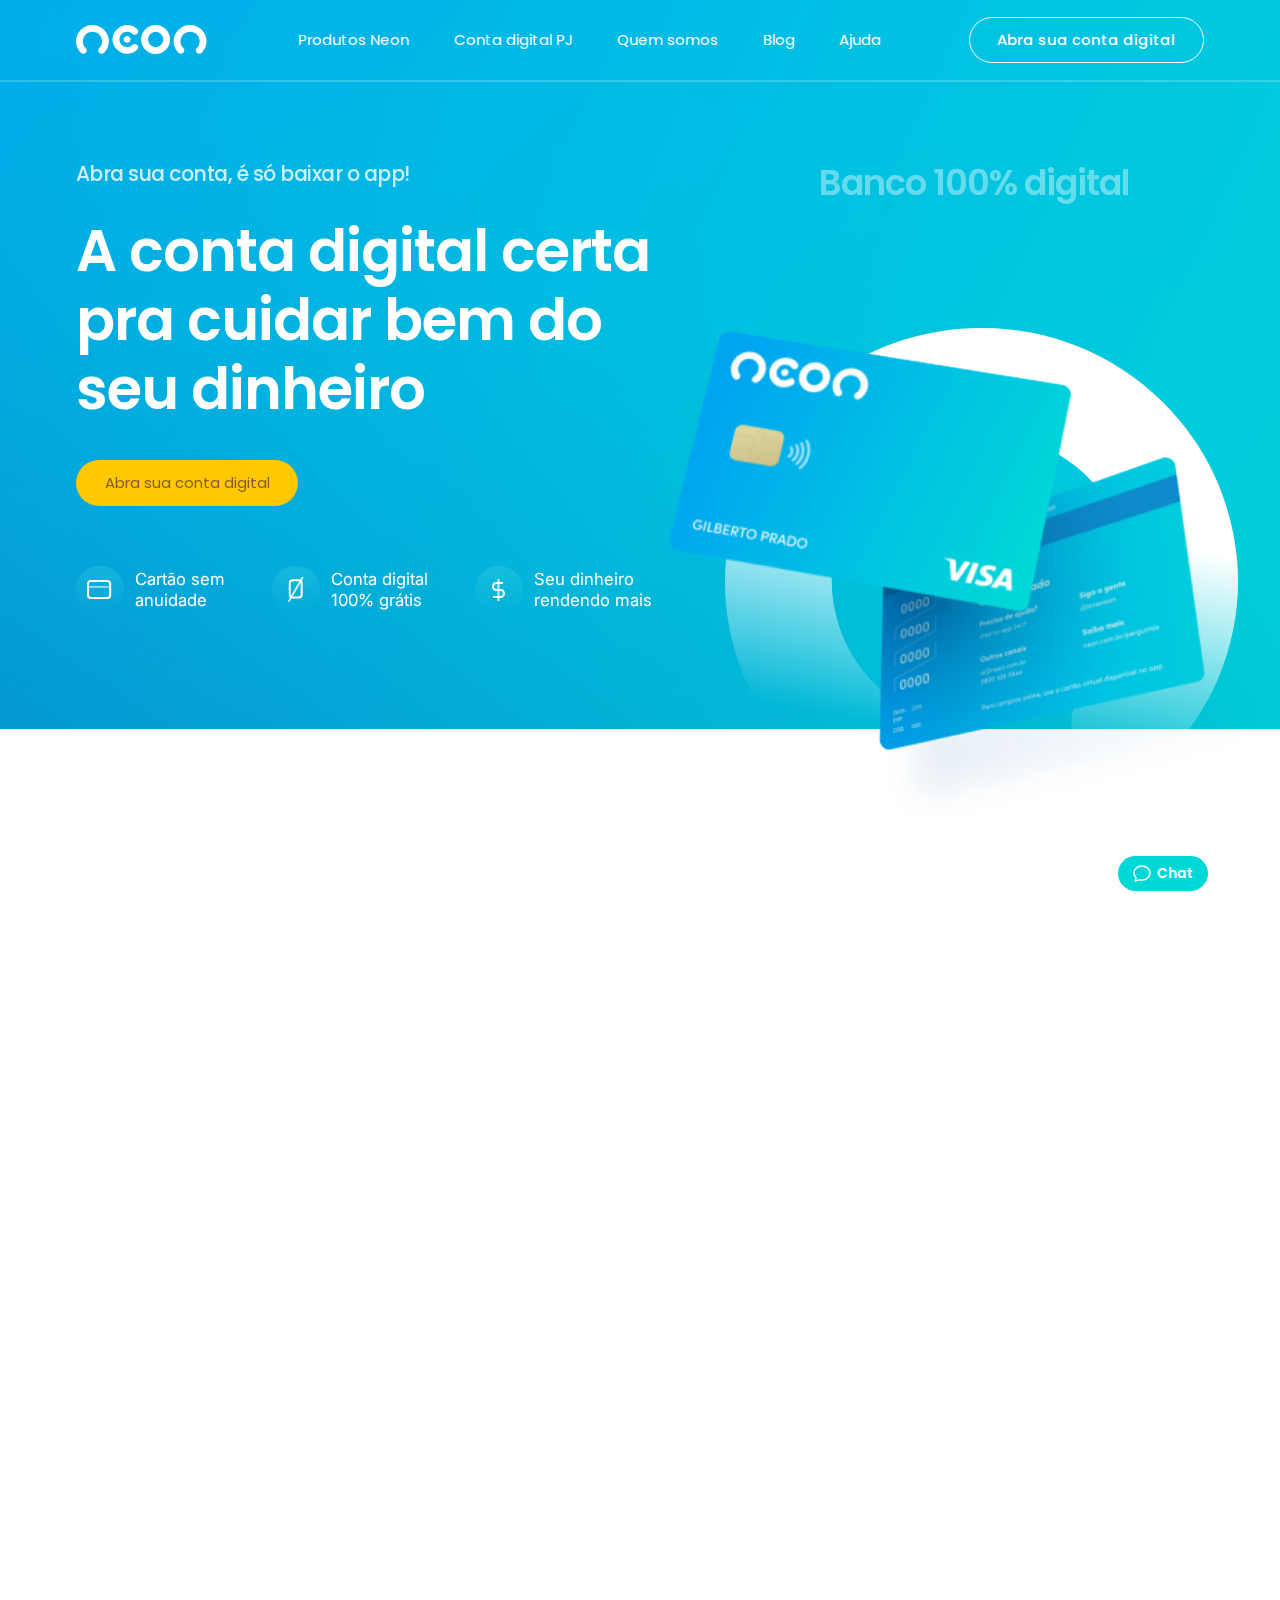
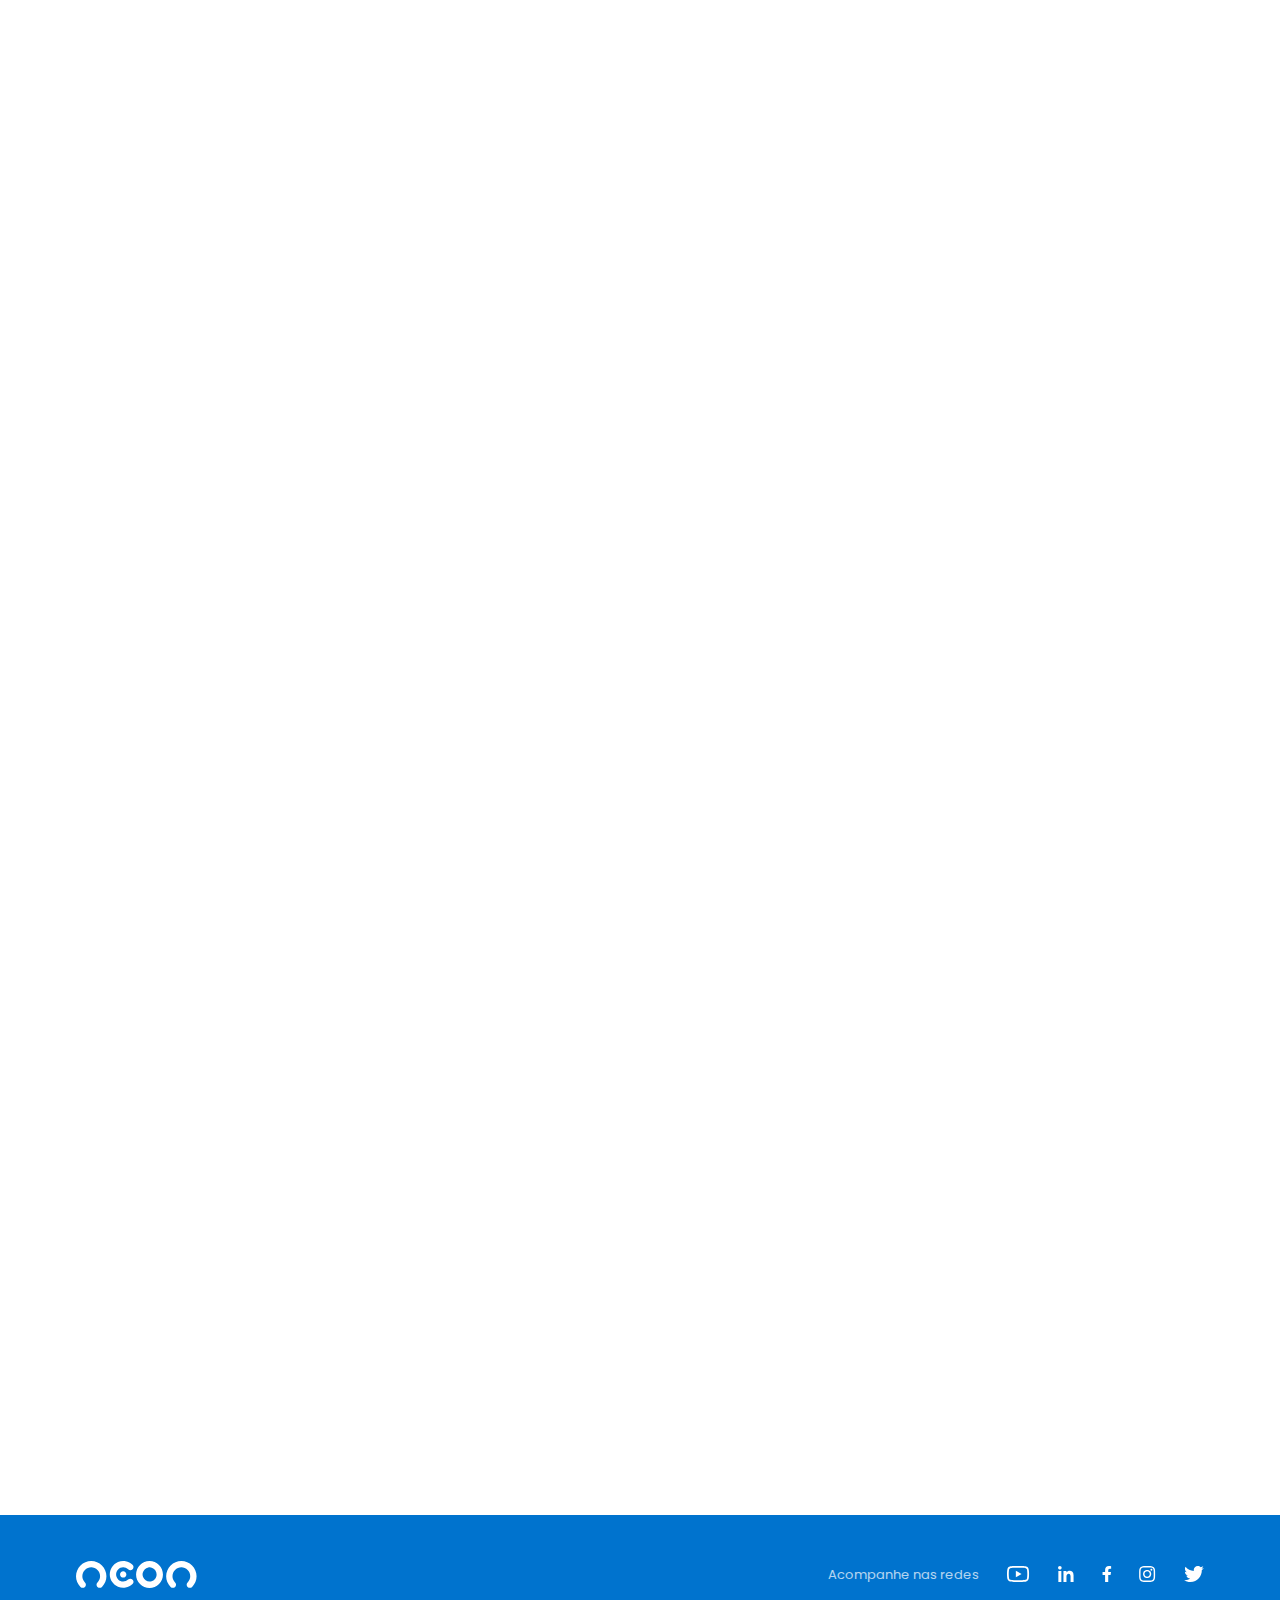
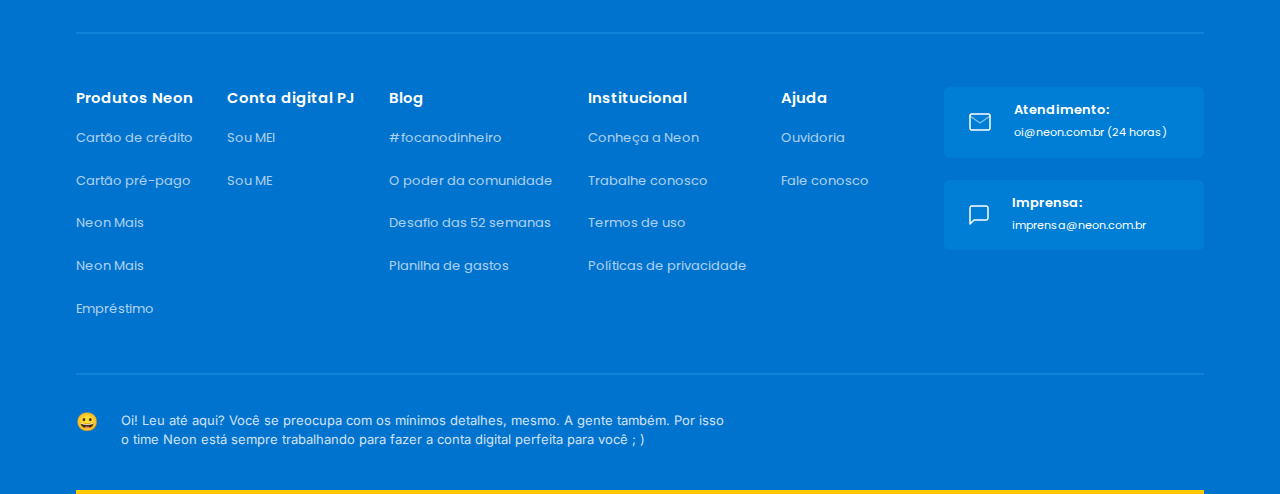
<file: index.html>
<!DOCTYPE html>
<html lang="en">

<head>
  <meta charset="UTF-8">
  <meta name="robots" content="noindex">
  <meta http-equiv="X-UA-Compatible" content="IE=edge">
  <meta name="viewport" content="width=device-width, initial-scale=1.0">
  <link rel="icon" type="image/png" href="./favicon.png">
  <link rel="preconnect" href="https://fonts.googleapis.com">
  <link rel="preconnect" href="https://fonts.gstatic.com" crossorigin>
  <link href="https://fonts.googleapis.com/css2?family=Inter&family=Poppins:wght@400;500;600;700&display=swap"
    rel="stylesheet">
  <link href="https://unpkg.com/aos@2.3.1/dist/aos.css" rel="stylesheet">
  <link rel="stylesheet" href="https://unpkg.com/swiper/swiper-bundle.min.css" />
  <link rel="stylesheet" href="./css/main.css">

  <title>Landing Page NEON - Redesign</title>
  <meta name="title" content="Landing Page NEON - Redesign">
  <meta name="description" content="A conta digital certa pra cuidar bem do seu dinheiro">

  <!-- Open Graph / Facebook -->
  <meta property="og:type" content="website">
  <meta property="og:url" content="https://codeboost.com.br/projetos/lp-neon/">
  <meta property="og:title" content="Landing Page NEON - Redesign">
  <meta property="og:description" content="A conta digital certa pra cuidar bem do seu dinheiro">
  <meta property="og:image" content="https://codeboost.com.br/projetos/lp-neon/share-img.jpg">

  <!-- Twitter -->
  <meta property="twitter:card" content="summary_large_image">
  <meta property="twitter:url" content="https://codeboost.com.br/projetos/lp-neon/">
  <meta property="twitter:title" content="Landing Page NEON - Redesign">
  <meta property="twitter:description" content="A conta digital certa pra cuidar bem do seu dinheiro">
  <meta property="twitter:image" content="https://codeboost.com.br/projetos/lp-neon/share-img.jpg">
</head>

<body>

  <header>
    <div class="container">
      <a href="" class="logo" title="Logo NEON"></a>
      <nav>
        <ul>
          <li><a href="">Produtos Neon</a></li>
          <li><a href="">Conta digital PJ</a></li>
          <li><a href="">Quem somos</a></li>
          <li><a href="">Blog</a></li>
          <li><a href="">Ajuda</a></li>
        </ul>
        <a href="" class="btn-secondary white">Abra sua conta digital</a>
      </nav>
      <button class="btn-mobile">
        <img src="img/icon-mobile.svg" alt="">
      </button>
    </div>
  </header>

  <section class="s-hero">
    <div class="container">
      <div class="left-area" data-aos="fade-right">
        <h3>Abra sua conta, é só baixar o app!</h3>
        <h1>A conta digital certa pra cuidar bem do seu dinheiro</h1>
        <a href="" class="btn-primary">Abra sua conta digital</a>
        <ul>
          <li>
            <div class="icon">
              <img src="img/icon-card.svg" alt="Icone de cartão">
            </div>
            <span>Cartão sem<br /> anuidade</span>
          </li>
          <li>
            <div class="icon">
              <img src="img/icon-account.svg" alt="Icone de conta">
            </div>
            <span>Conta digital<br /> 100% grátis</span>
          </li>
          <li>
            <div class="icon">
              <img src="img/icon-cash.svg" alt="Icon de dinheiro">
            </div>
            <span>Seu dinheiro<br /> rendendo mais</span>
          </li>
        </ul>
      </div>
      <div class="right-area">
        <h2 data-aos="fade-left">Banco 100% digital</h2>
        <div class="image">
          <img src="img/card-neon-front.png" alt="Cartão NEON - frente" class="front-card">
          <img src="img/card-neon-back.png" alt="Cartão NEON - back" class="back-card">
          <img src="img/marca-neon.svg" data-aos="fade-up" alt="Marca NEON" class="marca">
        </div>
      </div>
    </div>
  </section>

  <section class="s-app">
    <div class="container">
      <div class="left-area">
        <div class="mockup">
          <img src="img/circle-mockup.svg" alt="Efeito do mockup" class="circle" data-aos="fade-left">
          <img src="img/mockuo.svg" class="phone" alt="Mockup App Neon" data-aos="flip-left">
        </div>
        <div class="text" data-aos="fade-up">
          <img src="img/icon-neon-xs.svg" class="icon" alt="Icon Neon">
          <div class="info">
            <h3>Baixe nosso app</h3>
            <p>Que tal abrir uma conta digital para ver como a gente faz a sua vida muito mais simples?</p>
            <ul>
              <li>
                <a href="" target="_blank">
                  <img src="img/apple-store.svg" alt="">
                </a>
              </li>
              <li>
                <a href="" target="_blank">
                  <img src="img/google-play.svg" alt="">
                </a>
              </li>
            </ul>
          </div>
        </div>
      </div>
      <div class="right-area">
        <div class="text-app">
          <h2 data-aos="fade-left">Resolva sua vida direto pelo app Neon!</h2>
          <ul>
            <li data-aos="fade-left" data-aos-delay="200">
              <div>
                <img src="img/icon-cartao-credito.svg" alt="Icone cartão de crédito" class="icon">
                <div class="info">
                  <h3>Cartão de crédito sem anuidade</h3>
                  <p>Conta digital com cartão de crédito sem anuidade e sem complicação</p>
                </div>
              </div>
              <img src="img/arrow-left.svg" class="arrow" alt="Arrow">
            </li>
            <li data-aos="fade-left" data-aos-delay="300">
              <div>
                <img src="img/icon-taxas.svg" alt="Icone cartão de crédito" class="icon">
                <div class="info">
                  <h3>Sem taxas</h3>
                  <p>Transferências, boletos de depósito e outros serviços gratuitos</p>
                </div>
              </div>
              <img src="img/arrow-left.svg" class="arrow" alt="Arrow">
            </li>
            <li data-aos="fade-left" data-aos-delay="400">
              <div>
                <img src="img/icon-investimentos.svg" alt="Icone cartão de crédito" class="icon">
                <div class="info">
                  <h3>Mais investimentos</h3>
                  <p>Rendem mais que a poupança e você resgata quando quiser</p>
                </div>
              </div>
              <img src="img/arrow-left.svg" class="arrow" alt="Arrow">
            </li>
          </ul>
          <a href="" class="btn" data-aos="fade-left">Conheça outros produtos</a>
        </div>
        <div class="box" data-aos="fade-left">
          <div class="text">
            <h2>Neon Pejota</h2>
            <h3>Contas digitais PJ gratuitas para decolar seu negócio!</h3>
            <p>As melhores contas para fazer pagamentos, compras e receber dos seus clientes.</p>
            <div class="btns">
              <a href="" class="btn-primary">Sou <strong>MEI</strong></a>
              <a href="" class="btn-primary">Sou <strong>ME</strong></a>
            </div>
          </div>
          <img src="img/cartao-neon.png" alt="Cartão NEON" class="image">
        </div>
      </div>
    </div>
  </section>

  <section class="s-depositions">
    <div class="container">
      <div class="top" data-aos="fade-right">
        <h2><span>Prático, fácil, moderno</span> Você resolve tudo sem estresse 😊</h2>
        <div class="swiper-pagination"></div>
      </div>
      <div class="slide-deposition" data-aos="fade-up">
        <div class="swiper-wrapper">
          <div class="swiper-slide">
            <div class="card-deposition">
              <div class="user">
                <strong>@marciogurka</strong>
                <img src="img/icon-twitter.svg" alt="">
              </div>
              <p>Valeu @banconenon! Linda embalagem e o cartão tbm é lindo! Muito amor por esse banco #bancoNeon</p>
            </div>
          </div>
          <div class="swiper-slide">
            <div class="card-deposition">
              <div class="user">
                <strong>@marciogurka</strong>
                <img src="img/icon-twitter.svg" alt="">
              </div>
              <p>Valeu @banconenon! Linda embalagem e o cartão tbm é lindo! Muito amor por esse banco #bancoNeon</p>
            </div>
          </div>
          <div class="swiper-slide">
            <div class="card-deposition">
              <div class="user">
                <strong>@marciogurka</strong>
                <img src="img/icon-twitter.svg" alt="">
              </div>
              <p>Valeu @banconenon! Linda embalagem e o cartão tbm é lindo! Muito amor por esse banco #bancoNeon</p>
            </div>
          </div>
          <div class="swiper-slide">
            <div class="card-deposition">
              <div class="user">
                <strong>@marciogurka</strong>
                <img src="img/icon-twitter.svg" alt="">
              </div>
              <p>Valeu @banconenon! Linda embalagem e o cartão tbm é lindo! Muito amor por esse banco #bancoNeon</p>
            </div>
          </div>
          <div class="swiper-slide">
            <div class="card-deposition">
              <div class="user">
                <strong>@marciogurka</strong>
                <img src="img/icon-twitter.svg" alt="">
              </div>
              <p>Valeu @banconenon! Linda embalagem e o cartão tbm é lindo! Muito amor por esse banco #bancoNeon</p>
            </div>
          </div>
        </div>
      </div>
    </div>
  </section>

  <section class="s-digital-cash">
    <div class="container">
      <div class="text" data-aos="fade-right">
        <h2><span>Aproveite</span> Domine o seu dinheiro com uma conta 100% digital</h2>
        <ul>
          <li>
            <div class="icon">
              <img src="img/icon-card-white.svg" alt="">
            </div>
            <div class="info">
              <h4>Cartão visa internacional</h4>
              <p>Tenha facilidades e benefícios para o seu dia a dia.</p>
            </div>
          </li>
          <li>
            <div class="icon">
              <img src="img/icon-taxas-white.svg" alt="">
            </div>
            <div class="info">
              <h4>Zero mensalidade e anuidade</h4>
              <p>Não gaste grana pagando taxas desnecessárias. </p>
            </div>
          </li>
          <li>
            <div class="icon">
              <img src="img/icon-investimento-white.svg" alt="">
            </div>
            <div class="info">
              <h4>Investimento que rende mais que a poupança</h4>
              <p>Invista o seu dinheiro de maneira mais rentável.</p>
            </div>
          </li>
        </ul>
        <a href="" class="btn-primary">Abra sua conta digital</a>
      </div>
      <div class="image">
        <img src="img/mockup-01.png" data-aos="fade-up" class="mk-01" alt="">
        <img src="img/mockup-02.png" data-aos="fade-down" class="mk-02" alt="">
        <img src="img/circle-ilustra-cash-digital.svg" data-aos="zoom-in" alt="" class="circle">
      </div>
    </div>
  </section>

  <footer>
    <div class="container">
      <div class="top-footer">
        <img src="img/logo-white.svg" class="logo" alt="">
        <div class="socials">
          <span>Acompanhe nas redes</span>
          <ul>
            <li>
              <a href="" target="_blank">
                <img src="img/youtube-play.svg" alt="">
              </a>
            </li>
            <li>
              <a href="" target="_blank">
                <img src="img/linkedin.svg" alt="">
              </a>
            </li>
            <li>
              <a href="" target="_blank">
                <img src="img/faceboojk.svg" alt="">
              </a>
            </li>
            <li>
              <a href="" target="_blank">
                <img src="img/instagram.svg" alt="">
              </a>
            </li>
            <li>
              <a href="" target="_blank">
                <img src="img/twitter.svg" alt="">
              </a>
            </li>
          </ul>
        </div>
      </div>
      <div class="main-area">
        <nav>
          <div class="item">
            <strong>Produtos Neon</strong>
            <ul>
              <li><a href="">Cartão de crédito</a></li>
              <li><a href="">Cartão pré-pago</a></li>
              <li><a href="">Neon Mais</a></li>
              <li><a href="">Neon Mais</a></li>
              <li><a href="">Empréstimo</a></li>
            </ul>
          </div>
          <div class="item">
            <strong>Conta digital PJ</strong>
            <ul>
              <li><a href="">Sou MEI</a></li>
              <li><a href="">Sou ME</a></li>
            </ul>
          </div>
          <div class="item">
            <strong>Blog</strong>
            <ul>
              <li><a href="">#focanodinheiro</a></li>
              <li><a href="">O poder da comunidade</a></li>
              <li><a href="">Desafio das 52 semanas</a></li>
              <li><a href="">Planilha de gastos</a></li>
            </ul>
          </div>
          <div class="item">
            <strong>Institucional</strong>
            <ul>
              <li><a href="">Conheça a Neon</a></li>
              <li><a href="">Trabalhe conosco</a></li>
              <li><a href="">Termos de uso</a></li>
              <li><a href="">Políticas de privacidade</a></li>
            </ul>
          </div>
          <div class="item">
            <strong>Ajuda</strong>
            <ul>
              <li><a href="">Ouvidoria</a></li>
              <li><a href="">Fale conosco</a></li>
            </ul>
          </div>
        </nav>
        <div class="contact">
          <a href="">
            <div class="icon">
              <img src="img/envelope.svg" alt="">
            </div>
            <div class="info">
              <strong>Atendimento:</strong>
              <p>oi@neon.com.br (24 horas)</p>
            </div>
          </a>
          <a href="">
            <div class="icon">
              <img src="img/chat.svg" alt="">
            </div>
            <div class="info">
              <strong>Imprensa:</strong>
              <p>imprensa@neon.com.br</p>
            </div>
          </a>
        </div>
      </div>
      <div class="msg">
        <div>
          😀
        </div>
        <p>Oi! Leu até aqui? Você se preocupa com os mínimos detalhes, mesmo. A gente também. Por isso o time Neon está
          sempre trabalhando para fazer a conta digital perfeita para você ; )</p>
      </div>
    </div>
  </footer>

  <button class="btn-chat">
    <img src="img/icon-chat-white.svg" alt="">
    <span>Chat</span>
  </button>



  <script src="https://unpkg.com/swiper/swiper-bundle.min.js"></script>
  <script src="https://unpkg.com/aos@2.3.1/dist/aos.js"></script>


  <script type="text/javascript">
    var swiper = new Swiper(".slide-deposition", {
      slidesPerView: 3,
      spaceBetween: 32,
      autoplay: {
        delay: 5000
      },
      speed: 700,
      pagination: {
        el: ".s-depositions .top .swiper-pagination",
        clickable: true,
      },
      breakpoints: {
        320: {
          slidesPerView: 1.2,
          spaceBetween: 16,
        },
        768: {
          slidesPerView: 1.9,
          spaceBetween: 20,
        },
        1050: {
          slidesPerView: 3,
          spaceBetween: 32,
        }
      }
    });

    AOS.init({
      duration: 1000,
      once: true,
      disabled: 'mobile'
    });
  </script>
</body>

</html>
</file>
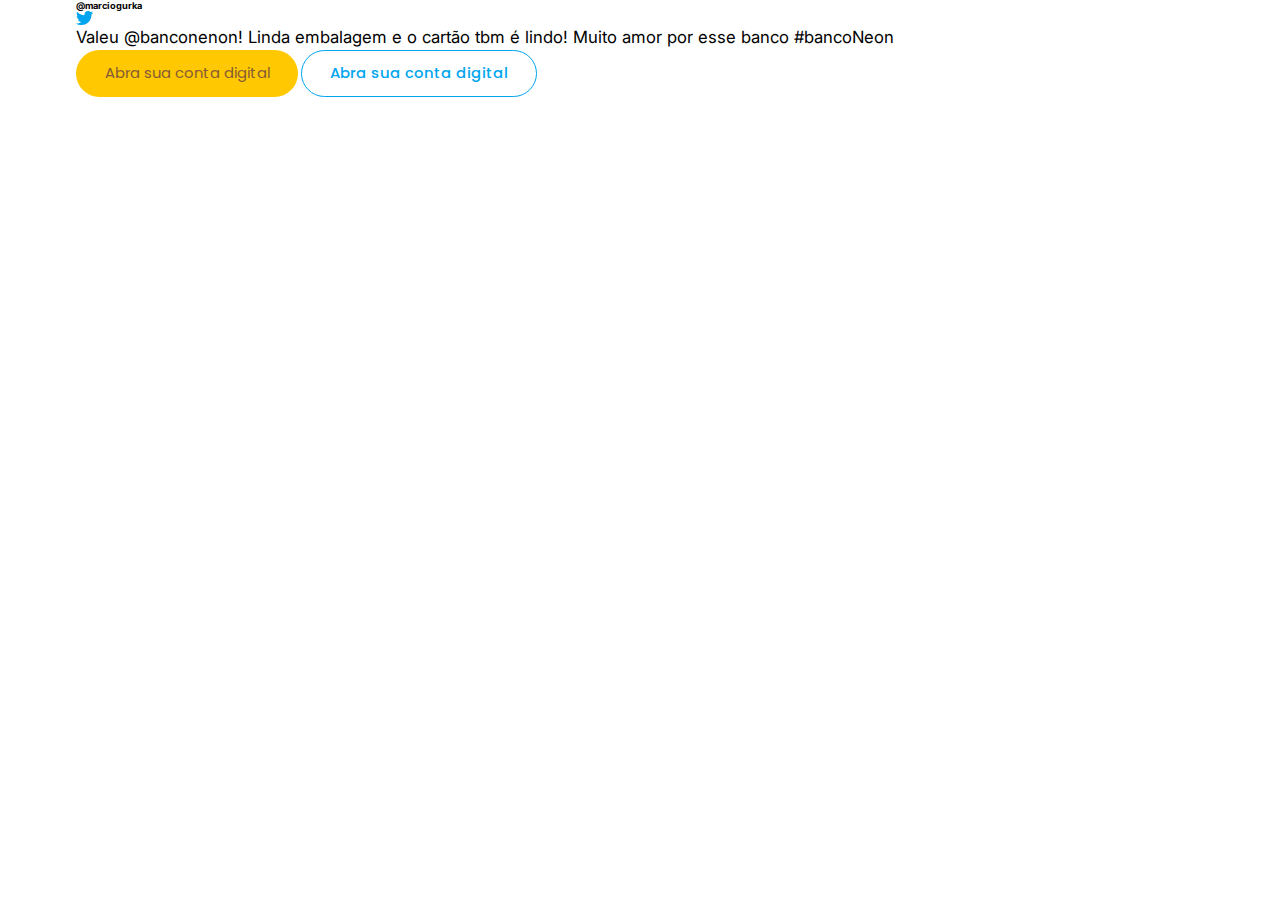
<file: components.html>
<!DOCTYPE html>
<html lang="pt-br">
<head>
    <link rel="preconnect" href="https://fonts.googleapis.com">
    <link rel="preconnect" href="https://fonts.gstatic.com" crossorigin>
    <link href="https://fonts.googleapis.com/css2?family=Inter:ital,opsz,wght@0,14..32,100..900;1,14..32,100..900&family=Poppins:wght@400;500;600;700&display=swap" rel="stylesheet">
    <!---->
    <meta charset="UTF-8">
    <meta name="viewport" content="width=device-width, initial-scale=1.0">
    <title>Projeto - Landing page Neon</title>
    <link rel="stylesheet" href="css/main.css">
</head>
<body>
    <div class="container">
        <div class="card-depoimentos">
            <div class="user">
                <strong>@marciogurka</strong>
                <img src="img/icon-twiiter.svg" alt="Icone do twitter">
            </div>
            <!---->
            <p>Valeu @banconenon! Linda embalagem e o cartão tbm é lindo! Muito amor por esse banco #bancoNeon</p>
        </div>
        <!---->
        <button class="btn-primary">Abra sua conta digital</button>
        <button class="btn-secondary">Abra sua conta digital</button>
        <button class="btn-secondary white">Abra sua conta digital</button>
    </div>
</body>
</html>
</file>
<file: css/main.css>
*{margin:0;padding:0;list-style:none;text-decoration:none;outline:none;border:none;box-sizing:border-box;font-family:'Inter', sans-serif}img{max-width:100%;display:block}html{font-size:62.5%}@media (max-width: 1300px){html{font-size:58%}}@media (max-width: 1200px){html{font-size:55%}}@media (max-width: 991px){html{font-size:62.5%}}html,body{overflow-x:hidden}button{background-color:transparent;cursor:pointer}@keyframes floating{0%{transform:translateY(0px)}50%{transform:translateY(-15px)}100%{transform:translateY(0px)}}h1,h2,h3,h4{font-family:'Poppins', sans-serif;font-weight:600;color:#4E4B59;line-height:120%;letter-spacing:-1px}h3,h4{font-weight:500;letter-spacing:-0.5px}h1{font-size:6.2rem}@media (max-width: 1050px){h1{font-size:5.6rem}}h2{font-size:3.8rem}@media (max-width: 1050px){h2{font-size:3.4rem}}@media (max-width: 560px){h2{font-size:2.8rem}}h3{font-size:2.2rem}@media (max-width: 1050px){h3{font-size:3.2rem}}@media (max-width: 560px){h3{font-size:2rem}}h4{font-size:2rem}@media (max-width: 1050px){h4{font-size:1.8rem}}p{font-size:1.8rem;line-height:2.7rem}@media (max-width: 1050px){p{font-size:1.6rem}}.btn-primary,.btn-secondary{font-family:'Poppins', sans-serif;display:inline-block;padding:0 3rem;line-height:4.8rem;border-radius:122px;font-size:1.6rem;border:1px solid transparent}.btn-primary{font-weight:400;background-color:#FFC800;color:#855B35;transition:background-color .3s}.btn-primary:hover{background-color:#FFDC5C}.btn-secondary{border:1px solid #00A5F0;color:#00A5F0;background-color:#fff;font-weight:500;transition:all .3s}.btn-secondary.white{border:1px solid #ffffff;background-color:transparent;color:#fff}.btn-secondary.white:hover{background-color:#fff;color:#00A5F0}.btn-secondary:hover{background-color:#00A5F0;color:#fff}.btn-chat{width:9.7rem;height:3.8rem;position:fixed;bottom:9px;right:18.3%;background:#00D7D7;border-radius:120px;z-index:99;display:flex;flex-direction:row;align-items:center;justify-content:center;transition:transform .3s}.btn-chat:hover{transform:scale(1.02) translateY(-5px)}.btn-chat span{font-family:'Poppins', sans-serif;margin-left:0.7rem;font-weight:600;font-size:1.5rem;color:#FFFFFF}@media (max-width: 1600px){.btn-chat{right:12%}}@media (max-width: 1440px){.btn-chat{right:8%}}@media (max-width: 1366px){.btn-chat{right:5.6%}}@media (max-width: 1050px){.btn-chat{right:2.3%}}.card-deposition{width:100%;max-width:38.4rem;height:20.9rem;background:rgba(241,240,245,0.55);border-radius:8px;padding:3.7rem 3.2rem 2rem 3.2rem}.card-deposition .user{display:flex;flex-direction:row;align-items:center;justify-content:space-between;margin-bottom:2.1rem}.card-deposition .user strong{font-family:'Poppins', sans-serif;font-weight:600;font-size:1.8rem;line-height:112%;letter-spacing:-1px;color:#4E4B59}.card-deposition p{color:#5F5C6B}.container{width:100%;max-width:124.6rem;padding:0 1.5rem;margin:0 auto}@media (max-width: 1200px){.container{max-width:95%;padding:0 2.4rem}}@media (max-width: 991px){.container{max-width:100%;padding:0 1.5rem}}header{position:absolute;top:0;left:0;width:100%;height:8.8rem;border-bottom:2px solid rgba(255,255,255,0.2);display:flex}header .container{display:flex;flex-direction:row;align-items:center;justify-content:space-between}header .logo{display:inline-block;width:131.64px;height:29.19px;background:url("../img/logo-white.svg") no-repeat center center;background-size:contain}header nav{display:flex;align-items:center}header nav ul{display:flex;align-items:center;margin-right:9.4rem}header nav ul li:not(:first-child){margin-left:4.8rem}header nav ul li a{font-family:'Poppins', sans-serif;display:inline-block;font-size:1.6rem;color:#FFFFFF;transition:color .3s}header nav ul li a:hover{color:#FFC800}header .btn-mobile{display:none}@media (max-width: 1050px){header nav ul{margin-right:3rem}header nav ul li:not(:first-child){margin-left:3rem}}@media (max-width: 991px){header nav ul{display:none}header .btn-mobile{display:block}}@media (max-width: 560px){header{height:7.5rem}header .logo{max-width:10.8rem}header nav .btn-secondary{display:none}}footer{position:relative;background-color:#0073CE;padding-top:4.9rem;padding-bottom:4.9rem}footer:after{content:"";width:100%;max-width:121.6rem;height:4px;background:#FFC800;position:absolute;bottom:0;left:50%;margin-left:-60.8rem}footer .top-footer{display:flex;flex-direction:row;align-items:center;justify-content:space-between;border-bottom:2px solid rgba(73,196,253,0.2);padding-bottom:4.8rem;margin-bottom:5.7rem}footer .top-footer .logo{max-width:13.1rem}footer .top-footer .socials{display:flex;align-items:center}footer .top-footer .socials span{font-size:1.4rem;line-height:1.9rem;color:#FFFFFF;opacity:0.7;font-family:'Poppins', sans-serif;margin-right:3rem}footer .top-footer .socials ul{display:flex;align-items:center}footer .top-footer .socials ul li:not(:first-child){margin-left:3rem}footer .top-footer .socials ul li a img{transition:opacity .3s}footer .top-footer .socials ul li a:hover img{opacity:0.5}footer .main-area{display:flex;flex-direction:row;align-items:flex-start;justify-content:space-between;border-bottom:2px solid rgba(73,196,253,0.2);padding-bottom:6rem;margin-bottom:3.9rem}footer .main-area nav{display:flex;flex-direction:row;align-items:flex-start;justify-content:space-between;width:100%;max-width:85.5rem}footer .main-area nav .item strong{display:block;font-weight:600;font-size:1.6rem;line-height:2.3rem;color:#FFFFFF;font-family:'Poppins', sans-serif;margin-bottom:2.2rem}footer .main-area nav .item ul li:not(:last-child){margin-bottom:2.7rem}footer .main-area nav .item ul li a{font-family:'Poppins', sans-serif;font-size:1.4rem;line-height:1.9rem;color:#FFFFFF;opacity:0.67;transition:opacity .3s}footer .main-area nav .item ul li a:hover{opacity:1}footer .main-area .contact{width:100%;max-width:28rem}footer .main-area .contact a{width:100%;height:7.6rem;display:flex;align-items:center;background-color:rgba(0,164,240,0.23);border-radius:6px;padding-left:25px;transition:background-color .3s}footer .main-area .contact a:hover{background-color:#00A5F0}footer .main-area .contact a:not(:last-child){margin-bottom:2.4rem}footer .main-area .contact a .info{margin-left:2.4rem}footer .main-area .contact a .info strong{font-family:'Poppins', sans-serif;display:block;font-weight:600;color:#fff;font-size:1.4rem}footer .main-area .contact a .info p{font-family:'Poppins', sans-serif;color:#fff;font-size:1.2rem}footer .msg{display:flex;align-items:flex-start;max-width:70.3rem;font-size:18px}footer .msg p{font-size:1.4rem;line-height:2rem;color:#FFFFFF;opacity:0.8;max-width:66rem;margin-left:2.5rem}@media (max-width: 1050px){footer .main-area nav{max-width:71%}footer .main-area nav .item strong{font-size:1.4rem}footer .main-area nav .item ul li a{font-size:1.3rem}}@media (max-width: 991px){footer .main-area{position:relative;flex-direction:column;align-items:flex-start}footer .main-area nav{max-width:100%;flex-wrap:wrap;justify-content:flex-start}footer .main-area nav .item{width:33.3%;margin-bottom:3rem}footer .main-area .contact{position:absolute;right:0;bottom:113px}footer:after{max-width:100%;left:0;margin-left:0}}@media (max-width: 560px){footer{padding:4.6rem 0 6rem 0}footer .top-footer{flex-direction:column;align-items:center;padding-bottom:4rem;margin-bottom:4rem}footer .top-footer .logo{max-width:10.8rem;margin-bottom:3.2rem}footer .top-footer .socials{flex-direction:column;align-items:center}footer .top-footer .socials span{margin-right:0;margin-bottom:2rem}footer .main-area{padding-bottom:4rem;margin-bottom:4rem}footer .main-area nav .item{width:50%;margin-bottom:4rem}footer .main-area .contact{position:relative;bottom:0;max-width:100%}footer .main-area .contact a{justify-content:center}footer .main-area .contact a .icon{display:none}footer .main-area .contact a .info{margin-left:0;display:flex;flex-direction:column;align-items:center}footer .msg{flex-direction:column;align-items:center}footer .msg p{margin-left:0;text-align:center;margin-top:1rem}}.s-hero{width:100%;height:78.6rem;background:url("../img/bg-hero.svg") no-repeat center center;padding-top:17.5rem}.s-hero .container{display:flex;align-items:flex-start}.s-hero .left-area{width:100%;max-width:63.9rem}.s-hero .left-area h3{color:white;opacity:0.8;margin-bottom:3.2rem}.s-hero .left-area h1{color:white;margin-bottom:3.9rem}.s-hero .left-area ul{margin-top:6.4rem;width:100%;max-width:62.1rem;display:flex;flex-direction:row;align-items:flex-start;justify-content:space-between}.s-hero .left-area ul li{display:flex;align-items:center}.s-hero .left-area ul li .icon{width:48px;height:48px;border-radius:50%;background:linear-gradient(180deg, rgba(53,203,226,0.4) 0%, rgba(53,202,226,0) 100%);display:flex;flex-direction:row;align-items:center;justify-content:center;margin-right:1.2rem}.s-hero .left-area ul li span{font-size:1.8rem;line-height:2.2rem;color:#FFFFFF}.s-hero .right-area{width:100%;max-width:70.6rem;display:flex;flex-direction:column;align-items:center;justify-content:center;margin-right:-13rem;position:relative;left:55px}.s-hero .right-area h2{text-align:center;margin-bottom:9.5rem;color:#FFFFFF;opacity:0.4 !important}.s-hero .right-area .image{position:relative;width:100%;height:54.1rem}.s-hero .right-area .image .front-card{position:absolute;top:4.1rem;left:0;z-index:2;max-width:43.5rem;animation:floating 6s ease-in-out infinite}.s-hero .right-area .image .back-card{position:absolute;z-index:1;right:0;bottom:-3.9rem;max-width:43.2rem;animation:floating 8s ease-in-out infinite}.s-hero .right-area .image .marca{position:absolute;z-index:0;top:9px;right:0;max-width:63.8rem}@media (max-width: 1440px){.s-hero .right-area{margin-right:-12rem;position:relative;left:0}}@media (max-width: 1400px){.s-hero .right-area{margin-right:-8rem}}@media (max-width: 1050px){.s-hero .left-area{max-width:500px}.s-hero .right-area{margin-right:-10rem}}@media (max-width: 991px){.s-hero{height:89.1rem;background-size:cover;padding-top:15rem}.s-hero .container{flex-direction:column;align-items:center}.s-hero .left-area{max-width:63.3rem;display:flex;flex-direction:column;align-items:center;justify-content:center;margin-bottom:50px}.s-hero .left-area h3{text-align:center;font-size:1.8rem;margin-bottom:2.4rem}.s-hero .left-area h1{text-align:center;font-size:4.6rem}.s-hero .right-area{max-width:51.1rem;margin-right:0}.s-hero .right-area h2{margin-bottom:3rem}.s-hero .right-area .image{max-width:100%;height:42.4rem}.s-hero .right-area .image .front-card{max-width:340px}.s-hero .right-area .image .back-card{max-width:30.4rem;bottom:0}.s-hero .right-area .image .marca{max-width:42.9rem}}@media (max-width: 560px){.s-hero{padding-top:12rem;height:73.2rem}.s-hero .left-area h3{font-size:1.6rem;margin-bottom:1.9rem}.s-hero .left-area h1{font-size:3.2rem;margin-bottom:2rem}.s-hero .left-area ul{flex-direction:column;align-items:flex-start;margin-top:3.7rem;max-width:28rem}.s-hero .left-area ul li:not(:last-child){margin-bottom:1.5rem}.s-hero .left-area ul li .icon{width:30px;height:auto;background:transparent}.s-hero .left-area ul li span{font-size:1.6rem}.s-hero .left-area ul li span br{display:none}.s-hero .right-area h2{display:none}.s-hero .right-area .image{max-width:31.7rem;height:27.1rem}.s-hero .right-area .image .front-card{max-width:211px}.s-hero .right-area .image .back-card{max-width:18.9rem}.s-hero .right-area .image .marca{max-width:26.7rem}}.s-app{padding-top:13.2rem}.s-app .container{display:flex;flex-direction:row;align-items:flex-start;justify-content:space-between}.s-app .left-area{width:100%;max-width:27.7rem;display:flex;flex-direction:column;align-items:flex-end}.s-app .left-area .mockup{position:relative;width:100%;height:58.9rem;margin-bottom:12.2rem}.s-app .left-area .mockup .circle{position:absolute;max-width:inherit;top:87px;left:-215px;z-index:0}.s-app .left-area .mockup .phone{max-width:initial;position:absolute;top:-38px;left:-52px}.s-app .left-area .text{position:relative;display:flex;flex-direction:column;align-items:center}.s-app .left-area .text:before{content:"";width:5px;height:8.3rem;position:absolute;left:50%;top:-10.4rem;margin-left:-2.5px;background:url("../img/points.svg") no-repeat center center}.s-app .left-area .text .info{display:flex;flex-direction:column;align-items:center;margin-top:3.1rem}.s-app .left-area .text .info p{text-align:center;color:#5F5C6B;margin-bottom:2.3rem;margin-top:1rem}.s-app .left-area .text .info ul li:not(:last-child){margin-bottom:1.4rem}.s-app .left-area .text .info ul li a{display:block;transition:transform .3s}.s-app .left-area .text .info ul li a:hover{transform:scale(1.02)}.s-app .right-area{width:100%;max-width:80rem}.s-app .right-area .text-app{margin-bottom:14.4rem}.s-app .right-area .text-app h2{max-width:48.8rem;color:#33303E;margin-bottom:4.9rem}.s-app .right-area .text-app ul{margin-bottom:3.2rem}.s-app .right-area .text-app ul li{position:relative;width:100%;border-bottom:1px solid rgba(225,224,231,0.9);padding:3.3rem 0px;display:flex;flex-direction:row;align-items:center;justify-content:space-between}.s-app .right-area .text-app ul li>div{display:flex;align-items:center}.s-app .right-area .text-app ul li:first-child{padding-top:0}.s-app .right-area .text-app ul li .info{margin-left:4.3rem}.s-app .right-area .text-app ul li .info h3{line-height:150%;margin-bottom:0.5rem}.s-app .right-area .text-app ul li .info p{color:#7A7786}.s-app .right-area .text-app .btn{position:relative;display:inline-block;font-family:'Poppins', sans-serif;font-weight:500;font-size:1.6rem;line-height:112%;letter-spacing:-0.5px;color:#0073CE;transition:color .3s}.s-app .right-area .text-app .btn:after{content:"";width:10px;border-bottom:2px solid #FFC800;position:absolute;right:-18px;bottom:0}.s-app .right-area .text-app .btn:hover{color:#00A5F0}.s-app .right-area .box{position:relative;background:linear-gradient(100.52deg, #00A5F0 5.63%, #03E7E7 95.75%);border-radius:12px;width:100%;height:41rem;display:flex;align-items:center;padding-left:5.6rem}.s-app .right-area .box .text{max-width:38rem}.s-app .right-area .box .text h2{color:#ffffff;line-height:6rem}.s-app .right-area .box .text h3{color:#ffffff;font-size:2.8rem;margin-bottom:0.7rem}.s-app .right-area .box .text p{color:#FFFFFF;font-size:1.6rem;margin-bottom:3.6rem}.s-app .right-area .box .text .btns{display:flex;align-items:center}.s-app .right-area .box .text .btns a:not(:first-child){margin-left:1.6rem}.s-app .right-area .box .text .btns a strong{font-weight:600;font-family:'Poppins', sans-serif}.s-app .right-area .box .image{position:absolute;top:3.9rem;right:-8.5rem;max-width:45.4rem}@media (max-width: 1050px){.s-app{padding-top:9rem}.s-app .left-area .mockup{margin-bottom:18.2rem}.s-app .right-area{max-width:67%}.s-app .right-area .text-app ul li .info{margin-left:2rem}.s-app .right-area .box{padding-left:3rem;height:37rem}.s-app .right-area .box .image{max-width:39rem}}@media (max-width: 991px){.s-app{padding-top:15.3rem}.s-app .container{flex-direction:column-reverse}.s-app .left-area{display:flex;flex-direction:row;align-items:center;justify-content:space-between;max-width:100%;margin-top:8rem}.s-app .left-area .mockup{margin-bottom:0;max-width:27.3rem}.s-app .left-area .mockup .circle{display:none}.s-app .left-area .text{max-width:100%;width:60%}.s-app .left-area .text:before{display:none}.s-app .left-area .text .info p{max-width:27rem}.s-app .right-area{max-width:100%}.s-app .right-area .text-app{margin-bottom:5.7rem}.s-app .right-area .text-app h2{max-width:42.4rem;text-align:center;margin:0 auto;margin-bottom:5rem}.s-app .right-area .text-app .btn{display:table;margin:0 auto}.s-app .right-area .box{max-width:95%}}@media (max-width: 560px){.s-app{position:relative;padding-top:6rem}.s-app:after{content:"";width:100%;height:21.4rem;background:linear-gradient(180deg, #F7F7FA 0%, rgba(247,247,250,0) 100%);transform:matrix(1, 0, 0, -1, 0, 0);position:absolute;bottom:0;left:0;z-index:-1}.s-app .left-area{flex-direction:column-reverse;margin-top:11.7rem}.s-app .left-area .text{margin-bottom:4rem;max-width:27rem;width:100%}.s-app .left-area .text .info{margin-top:1.8rem}.s-app .left-area .mockup{margin-bottom:0;max-width:25rem;height:43.5rem;overflow:hidden}.s-app .left-area .mockup .phone{left:-3.8rem;max-width:33rem}.s-app .right-area .text-app h2{margin-bottom:3.7rem}.s-app .right-area .text-app ul li{padding:2.5rem 0}.s-app .right-area .text-app ul li>div{align-items:flex-start}.s-app .right-area .text-app ul li .info{max-width:74%}.s-app .right-area .text-app ul li .info h3{max-width:19.1rem}.s-app .right-area .text-app ul li .info p{font-size:1.4rem;line-height:2rem}.s-app .right-area .box{width:100%;height:47rem;align-items:flex-start;padding-top:43px;padding-left:0}.s-app .right-area .box .text{max-width:100%;width:100%}.s-app .right-area .box .text h2{text-align:center;line-height:1;margin-bottom:1rem}.s-app .right-area .box .text h3{text-align:center;font-size:2rem;max-width:27.5rem;margin:0 auto;margin-bottom:15px}.s-app .right-area .box .text p{text-align:center;max-width:25.3rem;margin:0 auto;line-height:2.2rem;margin-bottom:3.4rem}.s-app .right-area .box .text .btns{justify-content:center}.s-app .right-area .box .image{position:absolute;top:initial;right:-1rem;max-width:34.4rem;bottom:-8.5rem}}.s-depositions{padding-top:13.4rem}.s-depositions .top{display:flex;flex-direction:row;align-items:flex-end;justify-content:space-between;margin-bottom:4rem}.s-depositions .top h2{color:#33303E}.s-depositions .top h2 span{font-family:'Poppins', sans-serif;font-weight:600;display:block;color:#C6C5CE}.s-depositions .top .swiper-pagination{position:relative}.s-depositions .top .swiper-pagination .swiper-pagination-bullet{transition:all .3s;width:0.862rem;background:#FFC800;opacity:0.3;border-radius:12px}.s-depositions .top .swiper-pagination .swiper-pagination-bullet.swiper-pagination-bullet-active{opacity:1;width:1.7rem}.s-depositions .top .swiper-pagination .swiper-pagination-bullet:not(:first-child){margin-left:0.4rem}.s-depositions .slide-deposition{overflow:hidden}@media (max-width: 991px){.s-depositions .top{flex-direction:column;align-items:center}.s-depositions .top h2{text-align:center;margin-bottom:2rem}.s-depositions .container{padding:0}.s-depositions .slide-deposition{padding:0px 1.5rem}}@media (max-width: 560px){.s-depositions{padding-top:7.6rem}.s-depositions .top h2{max-width:27rem;text-align:center}.s-depositions .top h2 span{font-size:2.4rem;margin-bottom:1.1rem}}.s-digital-cash{padding-top:12.7rem;padding-bottom:8.5rem}.s-digital-cash .container{display:flex;flex-direction:row;align-items:flex-start;justify-content:space-between}.s-digital-cash .text{width:100%;max-width:53rem}.s-digital-cash .text h2{color:#33303E;margin-bottom:4.5rem}.s-digital-cash .text h2 span{font-family:'Poppins', sans-serif;font-weight:600;display:block;color:#C6C5CE}.s-digital-cash .text ul{margin-bottom:4.9rem}.s-digital-cash .text ul li{display:flex;align-items:center}.s-digital-cash .text ul li:not(:last-child){margin-bottom:4.5rem}.s-digital-cash .text ul li .icon{width:45px;height:45px;display:flex;flex-direction:row;align-items:center;justify-content:center;background:#00D7D7;border-radius:8px}.s-digital-cash .text ul li .info{max-width:50.1rem;margin-left:2.6rem}.s-digital-cash .text ul li .info p{color:#7A7786}.s-digital-cash .image{position:relative;width:100%;max-width:71.1rem;height:59.8rem;margin-right:-15.4rem}.s-digital-cash .image .mk-01{position:absolute;left:-5rem;bottom:-1.5rem;z-index:2;max-width:32.6rem}.s-digital-cash .image .mk-02{position:absolute;left:21.1rem;top:-4.5rem;z-index:2;max-width:32.6rem}.s-digital-cash .image .circle{position:absolute;bottom:0;right:0;z-index:0;max-width:51.1rem}@media (max-width: 1440px){.s-digital-cash .image{margin-right:-8rem}}@media (max-width: 1050px){.s-digital-cash{padding-top:10rem;padding-bottom:7rem}.s-digital-cash .text{max-width:47%}.s-digital-cash .image{max-width:57%}}@media (max-width: 991px){.s-digital-cash .container{flex-direction:column;align-items:center}.s-digital-cash .text{max-width:100%;margin-bottom:7.8rem}.s-digital-cash .text h2{text-align:center;max-width:50rem;margin:0 auto;margin-bottom:3rem}.s-digital-cash .text ul{max-width:48rem;margin:0 auto;margin-bottom:5rem}.s-digital-cash .text .btn-primary{margin:0 auto;display:table}.s-digital-cash .image{max-width:582px;margin-right:0}.s-digital-cash .image .mk-01{left:0}.s-digital-cash .image .mk-02{left:initial;right:0}.s-digital-cash .image .circle{right:initial;left:50%;margin-left:-255.5px;bottom:50px}}@media (max-width: 560px){.s-digital-cash{padding:4.6rem 0}.s-digital-cash .text{margin-bottom:4rem}.s-digital-cash .text h2 span{font-size:2.4rem;margin-bottom:1rem}.s-digital-cash .text ul li{flex-direction:column;align-items:center}.s-digital-cash .text ul li:not(:last-child){margin-bottom:5.6rem}.s-digital-cash .text ul li .info{max-width:100%;margin-left:0;margin-top:1.6rem}.s-digital-cash .text ul li .info h4{text-align:center;max-width:29rem}.s-digital-cash .text ul li .info p{text-align:center;font-size:1.4rem;max-width:21rem;line-height:2.2rem;margin:0 auto;margin-top:4px}.s-digital-cash .image{max-width:34.5rem;height:46.9rem;margin:0 auto}.s-digital-cash .image .circle{max-width:325px;margin-left:-162.5px;bottom:0}.s-digital-cash .image .mk-01{left:-3rem;max-width:22.5rem;bottom:1.5rem}.s-digital-cash .image .mk-02{max-width:22.5rem;right:-3rem;top:0}}
</file>
